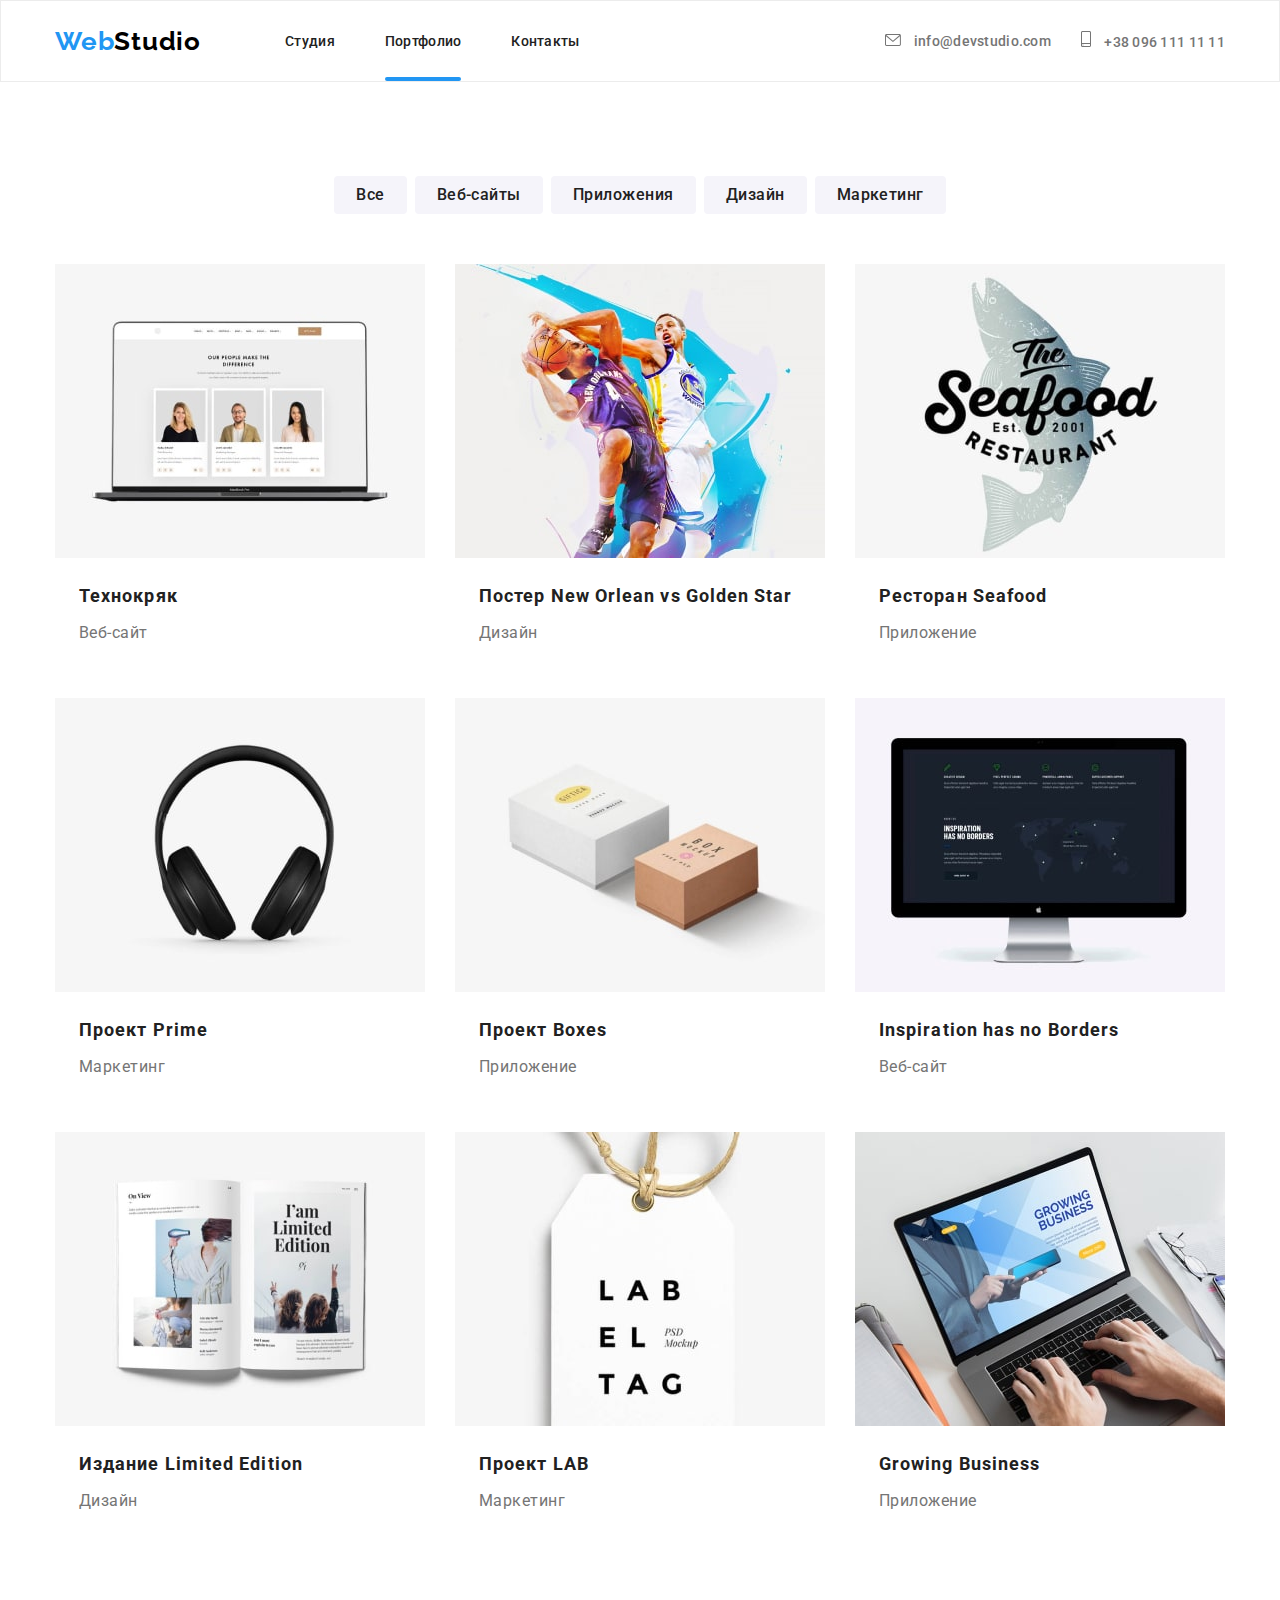
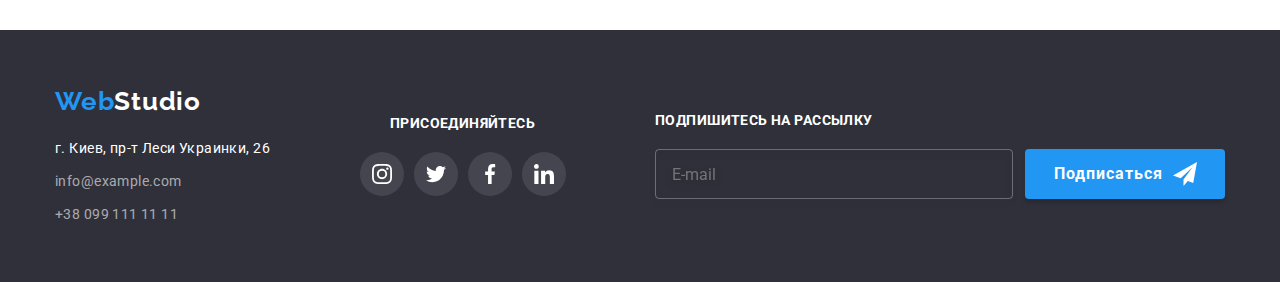
<file: portfolio.html>
<!DOCTYPE html>
<html lang="ru">
  <head>
    <meta charset="UTF-8" />
    <meta name="viewport" content="width=device-width, initial-scale=1.0" />
    <title>Portfolio</title>
    <link
      rel="stylesheet"
      href="https://cdnjs.cloudflare.com/ajax/libs/modern-normalize/1.0.0/modern-normalize.css"
    />
    <link
      href="https://fonts.googleapis.com/css2?family=Raleway:wght@700&family=Roboto:wght@400;500;700;900&display=swap"
      rel="stylesheet"
    />
    <link rel="stylesheet" href="./css/portfolio.min.css" />
  </head>
  <body>
    <!--HEADER-->

  <header class="header">
    <div class="container">
      <nav class="navigation">
        <a class="logo link" href="./index.html"><span class="logo-caption">Web</span>Studio</a>
        <button type="button" class="menu-button" data-menu-button>
          <svg width="40" height="40">
            <use class="icon-cross" href="./images/sprite.svg#cross"></use>
            <use class="icon-menu" href="./images/sprite.svg#menu"></use>
          </svg>
        </button>
        <div class="menu-container" id="menu-container" data-menu>
  
          <ul class="navigation-list list">
            <li class="navigation-list-item">
              <a class="navigation-list-link link" href="./index.html">Студия</a>
            </li>
            <li class="navigation-list-item">
              <a class="navigation-list-link link line" href="portfolio.html">Портфолио</a>
            </li>
            <li class="navigation-list-item">
              <a class="navigation-list-link link" href="">Контакты</a>
            </li>
          </ul>
  
  
          <ul class="address-list list">
            <li class="address-list-item">
              <a href="mailto:info@devstudio.com" class="header-address-link link"><svg class="header-envelope-icon">
                  <use href="./images/sprite.svg#envelope"></use>
                </svg>
                info@devstudio.com</a>
            </li>
            <li class="address-list-item">
              <a href="tel:+380961111111" class="header-address-link link">
                <svg class="header-smartphone-icon">
                  <use href="./images/sprite.svg#smartphone"></use>
                </svg>
                +38 096 111 11 11</a>
            </li>
          </ul>
        </div>
      </nav>
    </div>
  </header>

    <!--MAIN-->

    <main class="section">
      
        <h1 class="visually-hidden">Портфолио</h1>

        <!--BTN-->

        <section class="filters container">
          <h2 class="visually-hidden">filters</h2>
          <ul class="list-btn list">
            <li class="list-btn-item">
              <button class="btn-filters" type="button">Все</button>
            </li>
            <li class="list-btn-item">
              <button class="btn-filters" type="button">Веб-сайты</button>
            </li>
            <li class="list-btn-item">
              <button class="btn-filters" type="button">Приложения</button>
            </li>
            <li class="list-btn-item">
              <button class="btn-filters" type="button">Дизайн</button>
            </li>
            <li class="list-btn-item">
              <button class="btn-filters" type="button">Маркетинг</button>
            </li>
          </ul>
        </section>

        <!--ASIDE-->

        <section class="aside">
          <div class="container">
          <ul class="aside-list list">
            <li class="aside-list-item">
              <a class="aside-list-link link" href=""
                >
                <div class="accent-img">
                  <picture>
                    <source srcset="./images/portfolio/portfolio-desktop-1.jpg 1x, ./images/portfolio/portfolio-desktop-1@2x.jpg 2x"
                      media="(min-width:1200px)">
                  
                    <source srcset="./images/portfolio/portfolio-tablet-1.jpg 1x, ./images/portfolio/portfolio-tablet-1@2x.jpg 2x"
                      media="(min-width:768px)">
                  
                    <source srcset="./images/portfolio/portfolio-mobile-1.jpg 1x, ./images/portfolio/portfolio-mobile-1@2x.jpg 2x"
                      media="(min-width:320px)">
                  
                    <img class="aside-img" src="./images/portfolio/portfolio-mobile-1.jpg" alt="сайт на ноутбуке" />
                  </picture>
                  
                <div class="aside-text-accent">
                <p class="text-accent">
                  Технокряк это современная площадка распространения
                  коронавируса. Компании используют эту платформу для цифрового
                  шпионажа и атак на защищённые сервера конкурентов.
                </p>
                </div>
              </div>
                <h3 class="aside-title">Технокряк</h3>
                <p class="subtitle-item">Веб-сайт</p>
                
              </a>
            </li>
            <li class="aside-list-item">
              <a class="aside-list-link link" href=""
                ><div class="accent-img">
                  <picture>
                    <source srcset="./images/portfolio/portfolio-desktop-2.jpg 1x, ./images/portfolio/portfolio-desktop-2@2x.jpg 2x"
                      media="(min-width:1200px)">
                  
                    <source srcset="./images/portfolio/portfolio-tablet-2.jpg 1x, ./images/portfolio/portfolio-tablet-2@2x.jpg 2x"
                      media="(min-width:768px)">
                  
                    <source srcset="./images/portfolio/portfolio-mobile-2.jpg 1x, ./images/portfolio/portfolio-mobile-2@2x.jpg 2x"
                      media="(min-width:320px)">
                  
                    <img class="aside-img" src="./images/portfolio/portfolio-mobile-2.jpg" alt="сайт на ноутбуке" />
                  </picture>
                  <div class="aside-text-accent">
                    <p class="text-accent">
                      Технокряк это современная площадка распространения
                      коронавируса. Компании используют эту платформу для цифрового
                      шпионажа и атак на защищённые сервера конкурентов.
                    </p>
                  </div>
                </div>
                <h3 class="aside-title">
                  Постер <span lang="en">New Orlean vs Golden Star</span>
                </h3>
                <p class="subtitle-item">Дизайн</p>
                
              </a>
            </li>
            <li class="aside-list-item">
              <a class="aside-list-link link" href=""
                ><div class="accent-img">
                  <picture>
                    <source srcset="./images/portfolio/portfolio-desktop-3.jpg 1x, ./images/portfolio/portfolio-desktop-3@2x.jpg 2x"
                      media="(min-width:1200px)">
                  
                    <source srcset="./images/portfolio/portfolio-tablet-3.jpg 1x, ./images/portfolio/portfolio-tablet-3@2x.jpg 2x"
                      media="(min-width:768px)">
                  
                    <source srcset="./images/portfolio/portfolio-mobile-3.jpg 1x, ./images/portfolio/portfolio-mobile-3@2x.jpg 2x"
                      media="(min-width:320px)">
                  
                    <img class="aside-img" src="./images/portfolio/portfolio-mobile-3.jpg" alt="сайт на ноутбуке" />
                  </picture>
                  <div class="aside-text-accent">
                    <p class="text-accent">
                      Технокряк это современная площадка распространения
                      коронавируса. Компании используют эту платформу для цифрового
                      шпионажа и атак на защищённые сервера конкурентов.
                    </p>
                  </div>
                </div>
                <h3 class="aside-title">
                  Ресторан <span lang="en">Seafood</span>
                </h3>
                <p class="subtitle-item">Приложение</p>
                
              </a>
            </li>
            <li class="aside-list-item">
              <a class="aside-list-link link" href=""
                ><div class="accent-img">
                  <picture>
                    <source srcset="./images/portfolio/portfolio-desktop-4.jpg 1x, ./images/portfolio/portfolio-desktop-4@2x.jpg 2x"
                      media="(min-width:1200px)">
                  
                    <source srcset="./images/portfolio/portfolio-tablet-4.jpg 1x, ./images/portfolio/portfolio-tablet-4@2x.jpg 2x"
                      media="(min-width:768px)">
                  
                    <source srcset="./images/portfolio/portfolio-mobile-4.jpg 1x, ./images/portfolio/portfolio-mobile-4@2x.jpg 2x"
                      media="(min-width:320px)">
                  
                    <img class="aside-img" src="./images/portfolio/portfolio-mobile-4.jpg" alt="сайт на ноутбуке" />
                  </picture>
                  <div class="aside-text-accent">
                    <p class="text-accent">
                      Технокряк это современная площадка распространения
                      коронавируса. Компании используют эту платформу для цифрового
                      шпионажа и атак на защищённые сервера конкурентов.
                    </p>
                  </div>
                </div>
                <h3 class="aside-title">Проект <span lang="en">Prime</span></h3>
                <p class="subtitle-item">Маркетинг</p>
                
              </a>
            </li>
            <li class="aside-list-item">
              <a class="aside-list-link link" href=""
                ><div class="accent-img">
                  <picture>
                    <source srcset="./images/portfolio/portfolio-desktop-5.jpg 1x, ./images/portfolio/portfolio-desktop-5@2x.jpg 2x"
                      media="(min-width:1200px)">
                  
                    <source srcset="./images/portfolio/portfolio-tablet-5.jpg 1x, ./images/portfolio/portfolio-tablet-5@2x.jpg 2x"
                      media="(min-width:768px)">
                  
                    <source srcset="./images/portfolio/portfolio-mobile-5.jpg 1x, ./images/portfolio/portfolio-mobile-5@2x.jpg 2x"
                      media="(min-width:320px)">
                  
                    <img class="aside-img" src="./images/portfolio/portfolio-mobile-5.jpg" alt="сайт на ноутбуке" />
                  </picture>
                  <div class="aside-text-accent">
                    <p class="text-accent">
                      Технокряк это современная площадка распространения
                      коронавируса. Компании используют эту платформу для цифрового
                      шпионажа и атак на защищённые сервера конкурентов.
                    </p>
                  </div>
                </div>
                <h3 class="aside-title">Проект <span lang="en">Boxes</span></h3>
                <p class="subtitle-item">Приложение</p>
               
              </a>
            </li>
            <li class="aside-list-item">
              <a class="aside-list-link link" href=""
                ><div class="accent-img">
                  <picture>
                    <source srcset="./images/portfolio/portfolio-desktop-6.jpg 1x, ./images/portfolio/portfolio-desktop-6@2x.jpg 2x"
                      media="(min-width:1200px)">
                  
                    <source srcset="./images/portfolio/portfolio-tablet-6.jpg 1x, ./images/portfolio/portfolio-tablet-6@2x.jpg 2x"
                      media="(min-width:768px)">
                  
                    <source srcset="./images/portfolio/portfolio-mobile-6.jpg 1x, ./images/portfolio/portfolio-mobile-6@2x.jpg 2x"
                      media="(min-width:320px)">
                  
                    <img class="aside-img" src="./images/portfolio/portfolio-mobile-6.jpg" alt="сайт на ноутбуке" />
                  </picture>
                <div class="aside-text-accent">
                  <p class="text-accent">
                    Технокряк это современная площадка распространения
                    коронавируса. Компании используют эту платформу для цифрового
                    шпионажа и атак на защищённые сервера конкурентов.
                  </p>
                </div>
                </div>
                <h3 class="aside-title" lang="en">
                  Inspiration has no Borders
                </h3>
                <p class="subtitle-item">Веб-сайт</p>
                
              </a>
            </li>
            <li class="aside-list-item">
              <a class="aside-list-link link" href=""
                ><div class="accent-img">
                  <picture>
                    <source srcset="./images/portfolio/portfolio-desktop-7.jpg 1x, ./images/portfolio/portfolio-desktop-7@2x.jpg 2x"
                      media="(min-width:1200px)">
                  
                    <source srcset="./images/portfolio/portfolio-tablet-7.jpg 1x, ./images/portfolio/portfolio-tablet-7@2x.jpg 2x"
                      media="(min-width:768px)">
                  
                    <source srcset="./images/portfolio/portfolio-mobile-7.jpg 1x, ./images/portfolio/portfolio-mobile-7@2x.jpg 2x"
                      media="(min-width:320px)">
                  
                    <img class="aside-img" src="./images/portfolio/portfolio-mobile-7.jpg" alt="сайт на ноутбуке" />
                  </picture>
                  <div class="aside-text-accent">
                    <p class="text-accent">
                      Технокряк это современная площадка распространения
                      коронавируса. Компании используют эту платформу для цифрового
                      шпионажа и атак на защищённые сервера конкурентов.
                    </p>
                  </div>
                </div>
                <h3 class="aside-title">
                  Издание <span lang="en">Limited Edition</span>
                </h3>
                <p class="subtitle-item">Дизайн</p>
                
              </a>
            </li>
            <li class="aside-list-item">
              <a class="aside-list-link link" href=""
                ><div class="accent-img">
                <picture>
                  <source srcset="./images/portfolio/portfolio-desktop-8.jpg 1x, ./images/portfolio/portfolio-desktop-8@2x.jpg 2x"
                    media="(min-width:1200px)">
                
                  <source srcset="./images/portfolio/portfolio-tablet-8.jpg 1x, ./images/portfolio/portfolio-tablet-8@2x.jpg 2x"
                    media="(min-width:768px)">
                
                  <source srcset="./images/portfolio/portfolio-mobile-8.jpg 1x, ./images/portfolio/portfolio-mobile-8@2x.jpg 2x"
                    media="(min-width:320px)">
                
                  <img class="aside-img" src="./images/portfolio/portfolio-mobile-8.jpg" alt="сайт на ноутбуке" />
                </picture>
                  <div class="aside-text-accent">
                    <p class="text-accent">
                      Технокряк это современная площадка распространения
                      коронавируса. Компании используют эту платформу для цифрового
                      шпионажа и атак на защищённые сервера конкурентов.
                    </p>
                  </div>
                </div>
                <h3 class="aside-title">Проект <span lang="en">LAB</span></h3>
                <p class="subtitle-item">Маркетинг</p>
                
              </a>
            </li>
            <li class="aside-list-item">
              <a class="aside-list-link link" href=""
                ><div class="accent-img">
                  <picture>
                    <source srcset="./images/portfolio/portfolio-desktop-9.jpg 1x, ./images/portfolio/portfolio-desktop-9@2x.jpg 2x"
                      media="(min-width:1200px)">
                  
                    <source srcset="./images/portfolio/portfolio-tablet-9.jpg 1x, ./images/portfolio/portfolio-tablet-9@2x.jpg 2x"
                      media="(min-width:768px)">
                  
                    <source srcset="./images/portfolio/portfolio-mobile-9.jpg 1x, ./images/portfolio/portfolio-mobile-9@2x.jpg 2x"
                      media="(min-width:320px)">
                  
                    <img class="aside-img" src="./images/portfolio/portfolio-mobile-9.jpg" alt="сайт на ноутбуке" />
                  </picture>
                  <div class="aside-text-accent">
                    <p class="text-accent">
                      Технокряк это современная площадка распространения
                      коронавируса. Компании используют эту платформу для цифрового
                      шпионажа и атак на защищённые сервера конкурентов.
                    </p>
                  </div>
                </div>
                <h3 class="aside-title" lang="en">Growing Business</h3>
                <p class="subtitle-item">Приложение</p>
                
              </a>
            </li>
          </ul>
          </div>
        </section>
      
    </main>

    <!--FOOTER-->

    <footer class="footer">
      <div class="container">
        <div class="footer-box">
          <a class="logo-footer link" href="index.html">
            <span class="logo-caption">Web</span>Studio</a>
          <address class="address-footer">
            <ul class="footer-list list link">
              <li class="footer-list-item">
                <a class="footer-link-item link" href="https://goo.gl/maps/m6QKEAHXCtXpoc517" target="blank">г. Киев, пр-т
                  Леси Украинки, 26
                </a>
              </li>
              <li class="footer-list-item">
                <a class="footer-link link" href="mailto:info@example.com">info@example.com</a>
              </li>
              <li class="footer-list-item">
                <a class="footer-link link" href="tel:+380991111111">+38 099 111 11 11</a>
              </li>
            </ul>
          </address>
        </div>
    
        <div class="footer-icon">
          <h4 class="footer-title">присоединяйтесь</h4>
          <ul class="social-list-footer list">
            <li class="social-list-item">
              <a class="social-list-link-footer" href="">
                <svg class="social-list-svg-footer">
                  <use href="./images/sprite.svg#instagram"></use>
                </svg>
              </a>
            </li>
    
            <li class="social-list-item">
              <a class="social-list-link-footer" href="">
                <svg class="social-list-svg-footer">
                  <use href="./images/sprite.svg#twitter"></use>
                </svg>
              </a>
            </li>
    
            <li class="social-list-item">
              <a class="social-list-link-footer" href="">
                <svg class="social-list-svg-footer">
                  <use href="./images/sprite.svg#facebook"></use>
                </svg>
              </a>
            </li>
    
            <li class="social-list-item">
              <a class="social-list-link-footer" href="">
                <svg class="social-list-svg-footer">
                  <use href="./images/sprite.svg#linkedin"></use>
                </svg>
              </a>
            </li>
          </ul>
        </div>
        <div class="footer-form-wrapper">
          <div class="footer-wrapper">
            <h4 class="footer-form-title">Подпишитесь на рассылку</h4>
            <form action="#" method="GET" class="form-footer">
              <input type="email" name="footer-email" required placeholder="E-mail" class="footer-input">
    
              <button type="submit" class="btn-footer-form">
                <span class="footer-btn-text">Подписаться</span>
                <svg width="24" height="24" class="footer-btn-svg">
                  <use href="./images/sprite.svg#icon-send"></use>
                </svg>
              </button>
    
            </form>
    
          </div>
    
        </div>
      </div>
    </footer>
    <script src="./js/menu.js"></script>
  </body>
</html>
</file>
<file: css/portfolio.min.css>
.visually-hidden{position:absolute !important;clip:rect(1px 1px 1px 1px);clip:rect(1px, 1px, 1px, 1px);padding:0 !important;border:0 !important;height:1px !important;width:1px !important;overflow:hidden}body{font-family:"roboto",sans-serif;font-style:normal}body.modal-open{overflow:hidden}*,*::before,*::after{margin:0px;padding:0px}a{text-decoration:none;color:inherit}.list{list-style:none}.link{text-decoration:none;color:#212121}.address{font-style:normal}img{display:block;max-width:100%;height:auto}.section{padding-top:60px;padding-bottom:60px}@media screen and (min-width: 1200px){.section{padding-top:94px;padding-bottom:94px}}.container{padding:0 15px;margin:0 auto}@media screen and (min-width: 480px){.container{width:480px}}@media screen and (min-width: 768px){.container{width:768px}}@media screen and (min-width: 1200px){.container{width:1200px}}.header{border:1px solid #ececec;z-index:1000}.header-envelope-icon{width:16px;height:12px;margin-right:10px;fill:#757575;transition:fill 250ms cubic-bezier(0.4, 0, 0.2, 1)}li:hover .header-envelope-icon{fill:#2196f3}.header-smartphone-icon{width:10px;height:16px;margin-right:10px;fill:#757575;transition:fill 250ms cubic-bezier(0.4, 0, 0.2, 1)}li:hover .header-smartphone-icon{fill:#2196f3}.navigation-list-link{font-weight:500;font-size:14px;line-height:1.14;letter-spacing:0.02em;color:#212121;transition:color 250ms cubic-bezier(0.4, 0, 0.2, 1)}.navigation-list-link:hover,.navigation-list-link:focus{color:#2196f3;fill:#2196f3}.header-address-link{font-weight:500;font-size:14px;line-height:1.14;letter-spacing:0.02em;color:#757575;text-decoration:none;fill:currentColor;width:161px;transition:color 250ms cubic-bezier(0.4, 0, 0.2, 1)}.header-address-link:hover,.header-address-link:focus{color:#2196f3;fill:#2196f3}li:hover .header-address-link{color:#2196f3}.menu-button{display:inline-block;margin:0;padding:0;border:none;background-color:transparent;cursor:pointer}.menu-button .icon-cross{display:none}.menu-button.is-open .icon-cross{display:block}.menu-button.is-open .icon-menu{display:none}.menu-button:hover,.menu-button:focus{fill:#2196f3;outline:none}@media screen and (min-width: 768px){.menu-button{display:none}}@media screen and (max-width: 767px){.header{min-width:480px;position:relative}.navigation{display:flex;align-items:center;justify-content:space-between;height:60px}.navigation-list{margin-top:60px;margin-bottom:60px}.navigation-list-item:not(:last-child){margin-bottom:40px}.navigation-list-link{font-size:18px;line-height:1.17}.address-list{margin-bottom:60px}.address-list-item:not(:last-child){margin-bottom:16px}.header-address-link{font-size:18px;line-height:1.17}.menu-container{display:none;position:absolute;top:100%;left:0;width:100%;height:400px;background:#ffffff;box-shadow:0px 4px 8px rgba(0,0,0,0.04),0px 2px 4px rgba(0,0,0,0.08),0px 1px 3px rgba(0,0,0,0.16);text-align:center}.menu-container.is-open{display:block}}@media screen and (min-width: 768px) and (max-width: 1199px){.navigation{display:flex;align-items:center;justify-content:space-between;height:80px}.menu-container{display:flex;align-items:center}.navigation-list{display:flex;align-items:center;margin-right:84px}.navigation-list-item:not(:last-child){margin-right:50px}.header-address-link{font-size:12px;line-height:1.17}.address-list-item:not(:last-child){margin-bottom:10px}}@media screen and (min-width: 1200px){.navigation{display:flex;align-items:center;justify-content:space-between;height:80px}.menu-container{display:flex;align-items:center}.navigation-list{display:flex;align-items:center;margin-right:305px}.navigation-list-item:not(:last-child){margin-right:50px}.address-list{display:flex;align-items:center}.address-list-item:not(:last-child){margin-right:30px}}@media screen and (max-width: 480px){.filters{min-width:480px;width:480px;width:100%}}.btn-filters{font-family:"roboto",sans-serif;font-style:normal;font-weight:500;font-size:16px;line-height:1.63;text-align:center;letter-spacing:0.03em;padding:6px 22px;color:#212121;border-radius:4px;background-color:#f5f4fa;border:0px;cursor:pointer;transition:background-color 250ms cubic-bezier(0.4, 0, 0.2, 1),color 250ms cubic-bezier(0.4, 0, 0.2, 1)}.btn-filters:hover,.btn-filters:focus{color:#ffffff;background-color:#2196f3;box-shadow:0px 3px 1px rgba(0,0,0,0.1),0px 1px 2px rgba(0,0,0,0.08),0px 2px 2px rgba(0,0,0,0.12)}@media screen and (max-width: 767px){.list-btn{display:flex;flex-wrap:wrap;margin-bottom:40px}.list-btn-item:not(:last-child){margin-right:8px}.list-btn-item:nth-child(-n+3){margin-bottom:15px}}@media screen and (min-width: 768px){.list-btn{display:flex;justify-content:center;margin-bottom:30px}.list-btn-item:not(:last-child){margin-right:8px}}@media screen and (min-width: 1200px){.list-btn{margin-bottom:50px}}@media screen and (max-width: 480px){.aside{min-width:480px;width:480px;width:100%}}.aside-title{font-weight:bold;font-size:18px;line-height:2;letter-spacing:0.06em;color:#212121;margin-bottom:4px;margin-left:24px;margin-top:20px}.subtitle-item{font-weight:normal;font-size:16px;line-height:1.88;letter-spacing:0.03em;color:#757575;margin-bottom:20px;margin-left:24px}.accent-img{position:relative}.accent-img{overflow:hidden}.text-accent{font-weight:normal;font-size:18px;line-height:1.56;letter-spacing:0.03em;color:#ffffff;position:absolute;left:24px}.aside-text-accent{display:inline-block;position:absolute;top:0;left:0;width:100%;height:100%;background:rgba(33,150,243,0.9);opacity:0;transform:translatey(100%);transition:transform 250ms cubic-bezier(0.4, 0, 0.2, 1)}.aside-list-link:hover .aside-text-accent,.aside-list-link:focus .aside-text-accent{transform:translateY(0)}.aside-list:hover .aside-text-accent,.aside-list:focus .aside-text-accent{opacity:1}@media screen and (max-width: 767px){.aside .container{max-width:450px;display:block;margin:0 auto;width:100%}.text-accent{top:77px;bottom:77px}.aside-list{display:inline-block}.aside-list-item:hover,.aside-list-item:focus{background:#ffffff;box-shadow:0px 1px 1px rgba(0,0,0,0.12),0px 4px 4px rgba(0,0,0,0.06),1px 4px 6px rgba(0,0,0,0.16)}}@media screen and (min-width: 768px) and (max-width: 1199px){.aside-list{display:flex;flex-wrap:wrap}.aside-list-item:hover,.aside-list-item:focus{background:#ffffff;box-shadow:0px 1px 1px rgba(0,0,0,0.12),0px 4px 4px rgba(0,0,0,0.06),1px 4px 6px rgba(0,0,0,0.16)}.aside-list-item:nth-child(odd){margin-right:30px}.aside-list-item:not(:last-child){margin-bottom:30px}.text-accent{top:49px;bottom:49px}}@media screen and (min-width: 1200px){.aside-list{display:flex;flex-wrap:wrap}.aside-list-item{margin-right:30px;margin-bottom:30px}.aside-list-item:nth-child(3n){margin-right:0px}.aside-list-item:nth-last-child(-n+3){margin-bottom:0px}.aside-list-item:hover,.aside-list-item:focus{background:#ffffff;box-shadow:0px 1px 1px rgba(0,0,0,0.12),0px 4px 4px rgba(0,0,0,0.06),1px 4px 6px rgba(0,0,0,0.16)}.text-accent{top:63px;bottom:63px}}.footer{text-align:center;background-color:#2f303a}@media screen and (max-width: 480px){.footer{min-width:480px;width:480px;width:100%}}.address-footer{font-style:normal}.footer-list-item{font-weight:normal;font-size:14px;line-height:1.71;letter-spacing:0.03em}.footer-list-item:not(:first-child){margin-top:9px}.footer-link-item{color:#ffffff}.footer-link{color:rgba(255,255,255,0.6)}.footer-title{font-weight:bold;font-size:14px;line-height:1.14;letter-spacing:0.03em;text-transform:uppercase;color:#ffffff}.social-list-footer{display:flex;justify-content:center;margin-top:20px}.social-list-item:not(:last-child){margin-right:10px}.social-list-link-footer{display:flex;justify-content:center;align-items:center;width:44px;height:44px;border-radius:50%;background-color:rgba(255,255,255,0.1);transition:background-color 250ms cubic-bezier(0.4, 0, 0.2, 1)}.social-list-link-footer:hover,.social-list-link-footer:focus{background-color:#2196f3}.social-list-svg-footer{width:20px;height:20px;fill:#ffffff}.footer-form-wrapper{display:block;text-align:center}.footer-form-title{font-weight:bold;font-size:14px;line-height:1.14;letter-spacing:0.03em;text-transform:uppercase;color:#ffffff}.form-footer{margin-top:20px}.footer-input{font-family:"roboto",sans-serif;font-style:normal;font-weight:normal;font-size:16px;line-height:1.25;color:rgba(255,255,255,0.6);border:1px solid rgba(255,255,255,0.3);box-sizing:border-box;filter:drop-shadow(0px 4px 4px rgba(0,0,0,0.15));border-radius:4px;background-color:transparent;padding-left:16px}.footer-input:focus{outline:none}.btn-footer-form{min-width:200px;height:50px;background:#2196f3;box-shadow:0px 4px 4px rgba(0,0,0,0.15);border-radius:4px;border:none;cursor:pointer;margin-left:12px;position:relative}.btn-footer-form:focus{outline:none}.footer-btn-text{display:flex;font-family:"roboto",sans-serif;font-style:normal;font-weight:bold;font-size:16px;line-height:1.88;letter-spacing:0.06em;color:#ffffff;margin-left:29px}.footer-btn-svg{position:absolute;top:13px;right:28px;fill:#ffffff}@media screen and (max-width: 767px){.footer{height:603px}.footer-box{padding-top:60px}.footer-input{width:450px;height:50px}.footer-wrapper{display:block;width:450px;height:156px;margin:0 auto}.footer-icon{margin-top:60px}-form-wrapper{margin-top:60px}.footer-form-title{margin-top:60px}.address-footer{margin-top:20px}.btn-footer-form{margin-top:20px}}@media screen and (min-width: 768px) and (max-width: 1199px){.footer{height:463px}.footer-box{padding-top:60px}.footer .container{display:flex;flex-wrap:wrap;justify-content:space-around}.footer-input{max-width:450;height:50px;width:100%;margin-top:20px}.footer-icon{margin-top:60px}.footer-form-wrapper{margin-top:60px}.address-footer{margin-top:20px}.form-footer{width:450px;height:156px;margin:0 auto}.btn-footer-form{margin-bottom:60px;margin-top:20px}}@media screen and (min-width: 1200px){.footer .container{display:flex;align-items:center;justify-content:space-between;height:252px}.footer-input{width:358px;height:50px;width:100%}.footer-box{text-align:start}.form-footer{display:flex;align-items:center;justify-content:center;height:50px}.footer-wrapper{min-width:570px}.footer-form-title{text-align:start}.footer-btn-svg{position:absolute;top:13px;right:28px;fill:#ffffff}.address-footer{margin-top:20px}}.line{position:relative}.line::after{content:'';display:block;position:absolute;width:100%;height:4px;background:#2196f3;border-radius:2px}@media screen and (max-width: 767px){.line{position:relative}.line::after{content:'';right:0;bottom:-8px}}@media screen and (min-width: 768px) and (max-width: 1199px){.line{position:relative}.line::after{content:'';bottom:-32px}}@media screen and (min-width: 1200px){.line{position:relative}.line::after{content:'';bottom:-32px;width:100%}}.logo{font-family:"raleway",sans-serif;font-weight:bold;font-size:26px;line-height:1.19;letter-spacing:0.03em;color:#000000}.logo-caption{color:#2196f3}.logo-footer{font-family:"raleway",sans-serif;font-weight:bold;font-size:26px;line-height:1.19;letter-spacing:0.03em;color:#ffffff;margin-top:60px}
/*# sourceMappingURL=portfolio.min.css.map */
</file>
